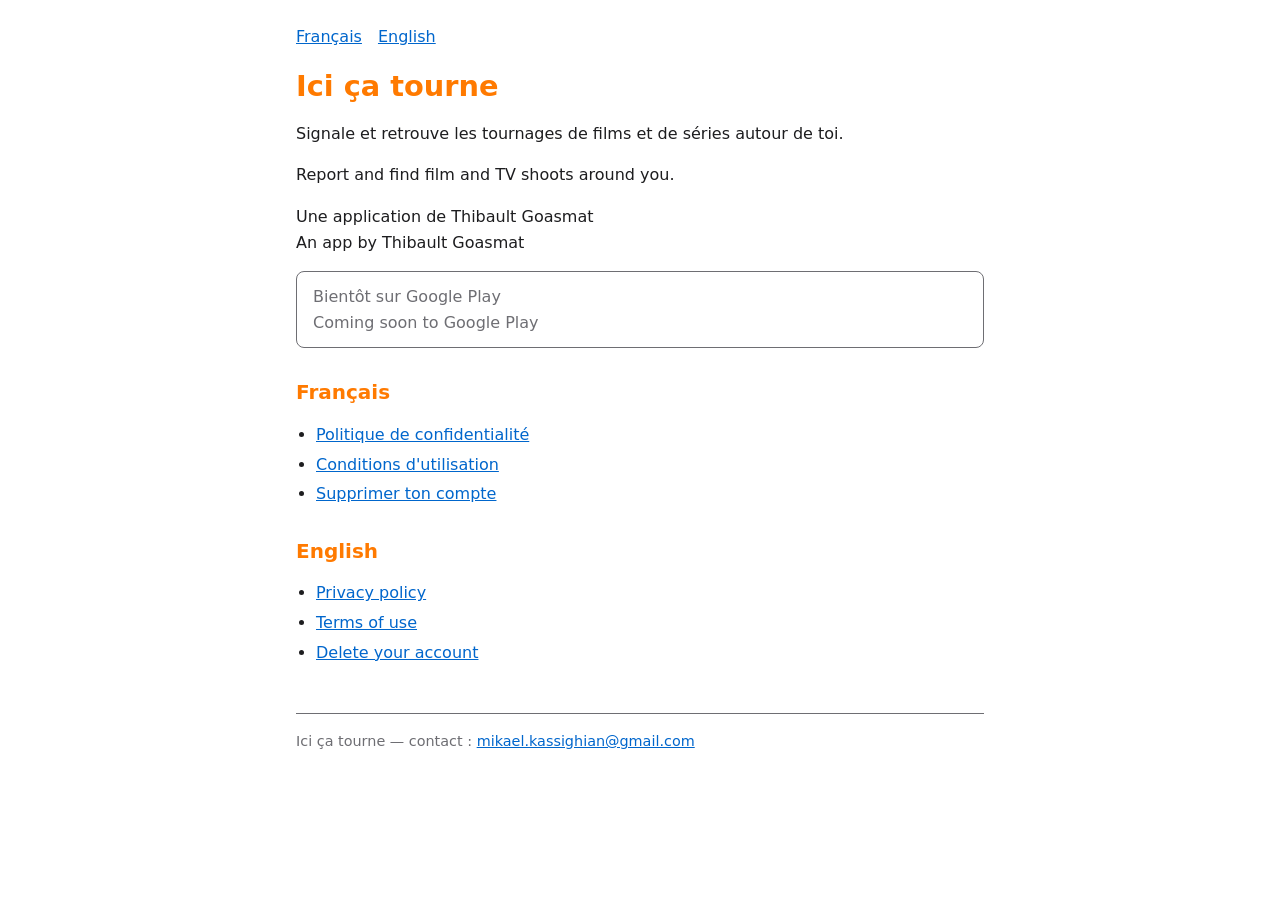
<file: index.html>
<!doctype html>
<html lang="fr">
<head>
<meta charset="utf-8">
<meta name="viewport" content="width=device-width, initial-scale=1">
<title>Ici ça tourne</title>
<link rel="stylesheet" href="style.css">
</head>
<body>
<main>
<nav>
  <a href="#fr" hreflang="fr">Français</a>
  <a href="#en" lang="en" hreflang="en">English</a>
</nav>

<h1>Ici ça tourne</h1>
<p>Signale et retrouve les tournages de films et de séries autour de toi.</p>
<p lang="en">Report and find film and TV shoots around you.</p>
<p class="author">Une application de Thibault Goasmat<br><span lang="en">An app by Thibault Goasmat</span></p>

<!-- Tâche 18 : remplacer ces deux lignes par le lien de la fiche Google Play après publication. -->
<p class="soon">Bientôt sur Google Play<br><span lang="en">Coming soon to Google Play</span></p>

<section id="fr">
<h2>Français</h2>
<ul>
  <li><a href="fr/privacy.html">Politique de confidentialité</a></li>
  <li><a href="fr/terms.html">Conditions d'utilisation</a></li>
  <li><a href="fr/delete-account.html">Supprimer ton compte</a></li>
</ul>
</section>

<section id="en" lang="en">
<h2>English</h2>
<ul>
  <li><a href="en/privacy.html">Privacy policy</a></li>
  <li><a href="en/terms.html">Terms of use</a></li>
  <li><a href="en/delete-account.html">Delete your account</a></li>
</ul>
</section>

<footer>Ici ça tourne — contact : <a href="mailto:mikael.kassighian@gmail.com">mikael.kassighian@gmail.com</a></footer>
</main>
</body>
</html>
</file>
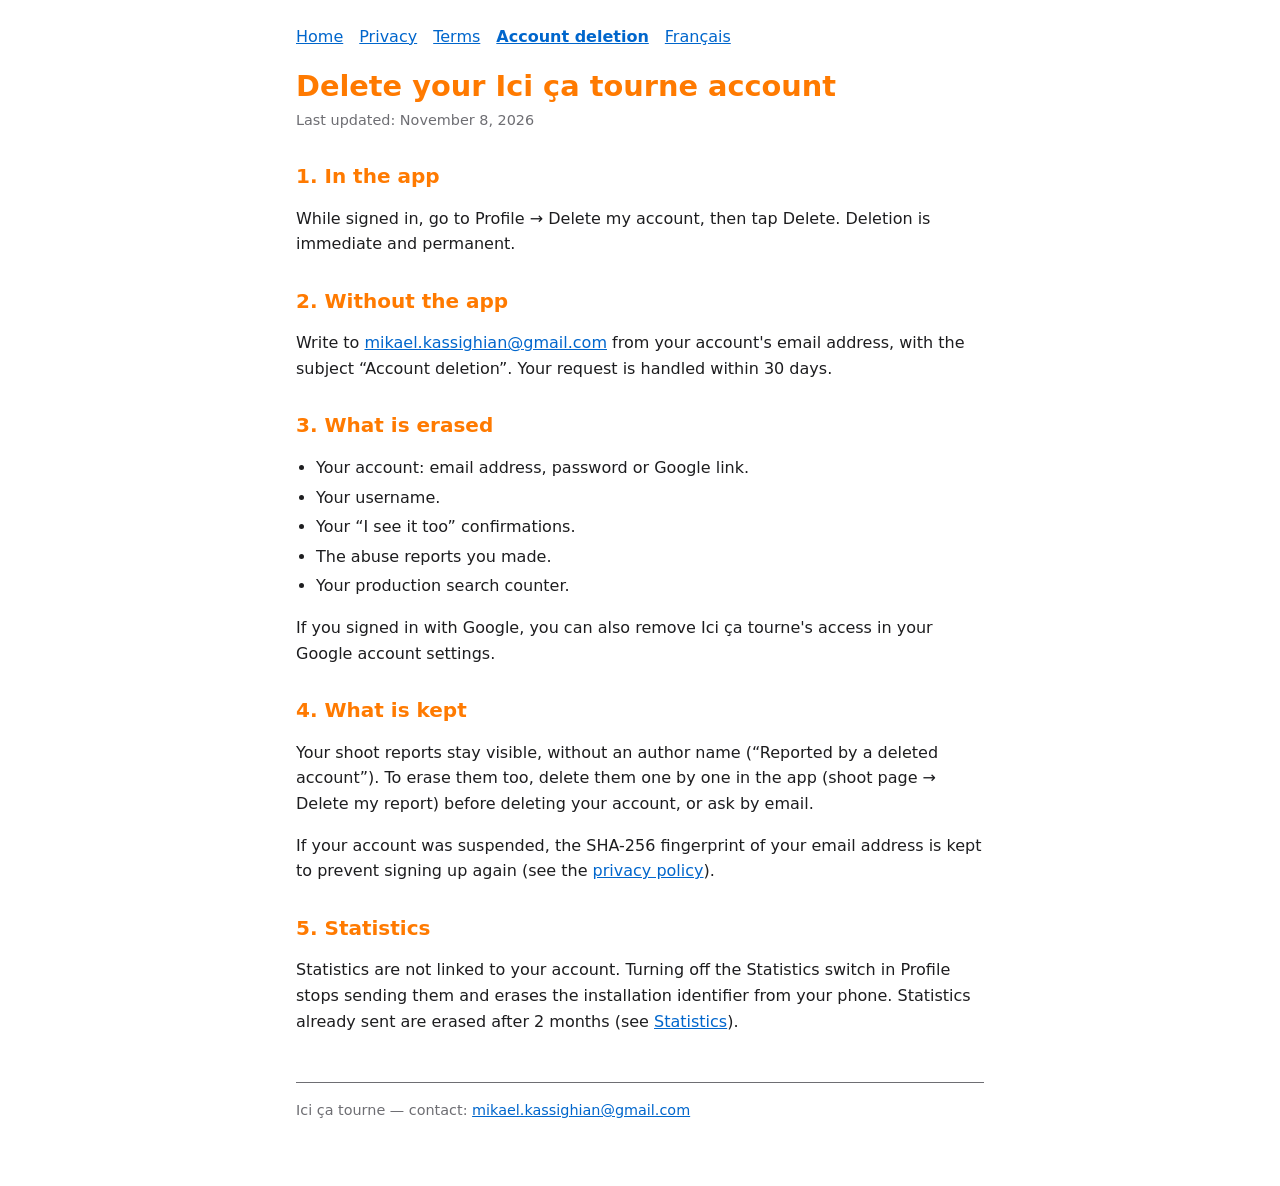
<file: en/delete-account.html>
<!doctype html>
<html lang="en">
<head>
<meta charset="utf-8">
<meta name="viewport" content="width=device-width, initial-scale=1">
<title>Delete your account — Ici ça tourne</title>
<link rel="stylesheet" href="../style.css">
</head>
<body>
<main>
<nav>
  <a href="../index.html">Home</a>
  <a href="privacy.html">Privacy</a>
  <a href="terms.html">Terms</a>
  <a href="delete-account.html" aria-current="page">Account deletion</a>
  <a href="../fr/delete-account.html" lang="fr" hreflang="fr">Français</a>
</nav>

<h1>Delete your Ici ça tourne account</h1>
<p class="updated">Last updated: November 8, 2026</p>

<h2 id="in-app">1. In the app</h2>
<p>While signed in, go to Profile → Delete my account, then tap Delete. Deletion is immediate and permanent.</p>

<h2 id="by-email">2. Without the app</h2>
<p>Write to <a href="mailto:mikael.kassighian@gmail.com?subject=Account%20deletion">mikael.kassighian@gmail.com</a> from your account's email address, with the subject “Account deletion”. Your request is handled within 30 days.</p>

<h2 id="erased">3. What is erased</h2>
<ul>
  <li>Your account: email address, password or Google link.</li>
  <li>Your username.</li>
  <li>Your “I see it too” confirmations.</li>
  <li>The abuse reports you made.</li>
  <li>Your production search counter.</li>
</ul>
<p>If you signed in with Google, you can also remove Ici ça tourne's access in your Google account settings.</p>

<h2 id="kept">4. What is kept</h2>
<p>Your shoot reports stay visible, without an author name (“Reported by a deleted account”). To erase them too, delete them one by one in the app (shoot page → Delete my report) before deleting your account, or ask by email.</p>
<p>If your account was suspended, the SHA-256 fingerprint of your email address is kept to prevent signing up again (see the <a href="privacy.html#retention">privacy policy</a>).</p>

<h2 id="analytics">5. Statistics</h2>
<p>Statistics are not linked to your account. Turning off the Statistics switch in Profile stops sending them and erases the installation identifier from your phone. Statistics already sent are erased after 2 months (see <a href="privacy.html#analytics">Statistics</a>).</p>

<footer>Ici ça tourne — contact: <a href="mailto:mikael.kassighian@gmail.com">mikael.kassighian@gmail.com</a></footer>
</main>
</body>
</html>
</file>
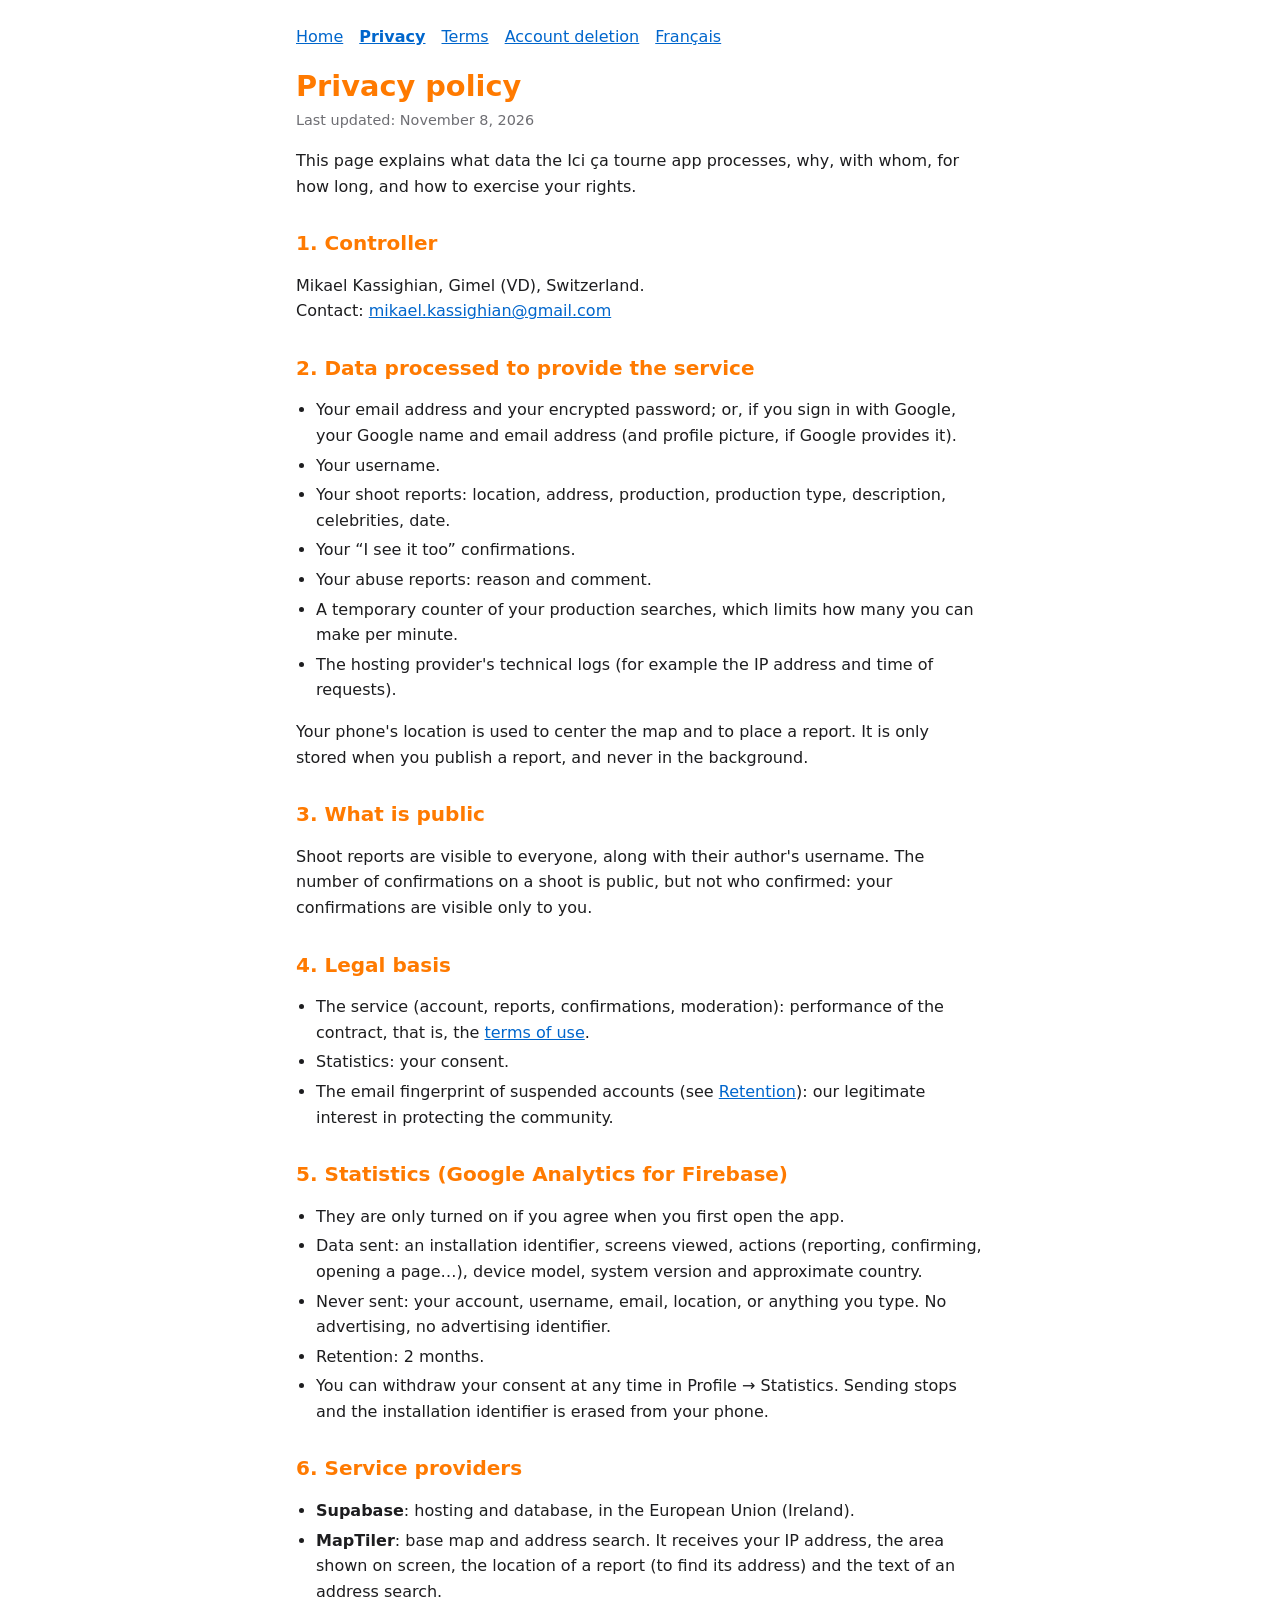
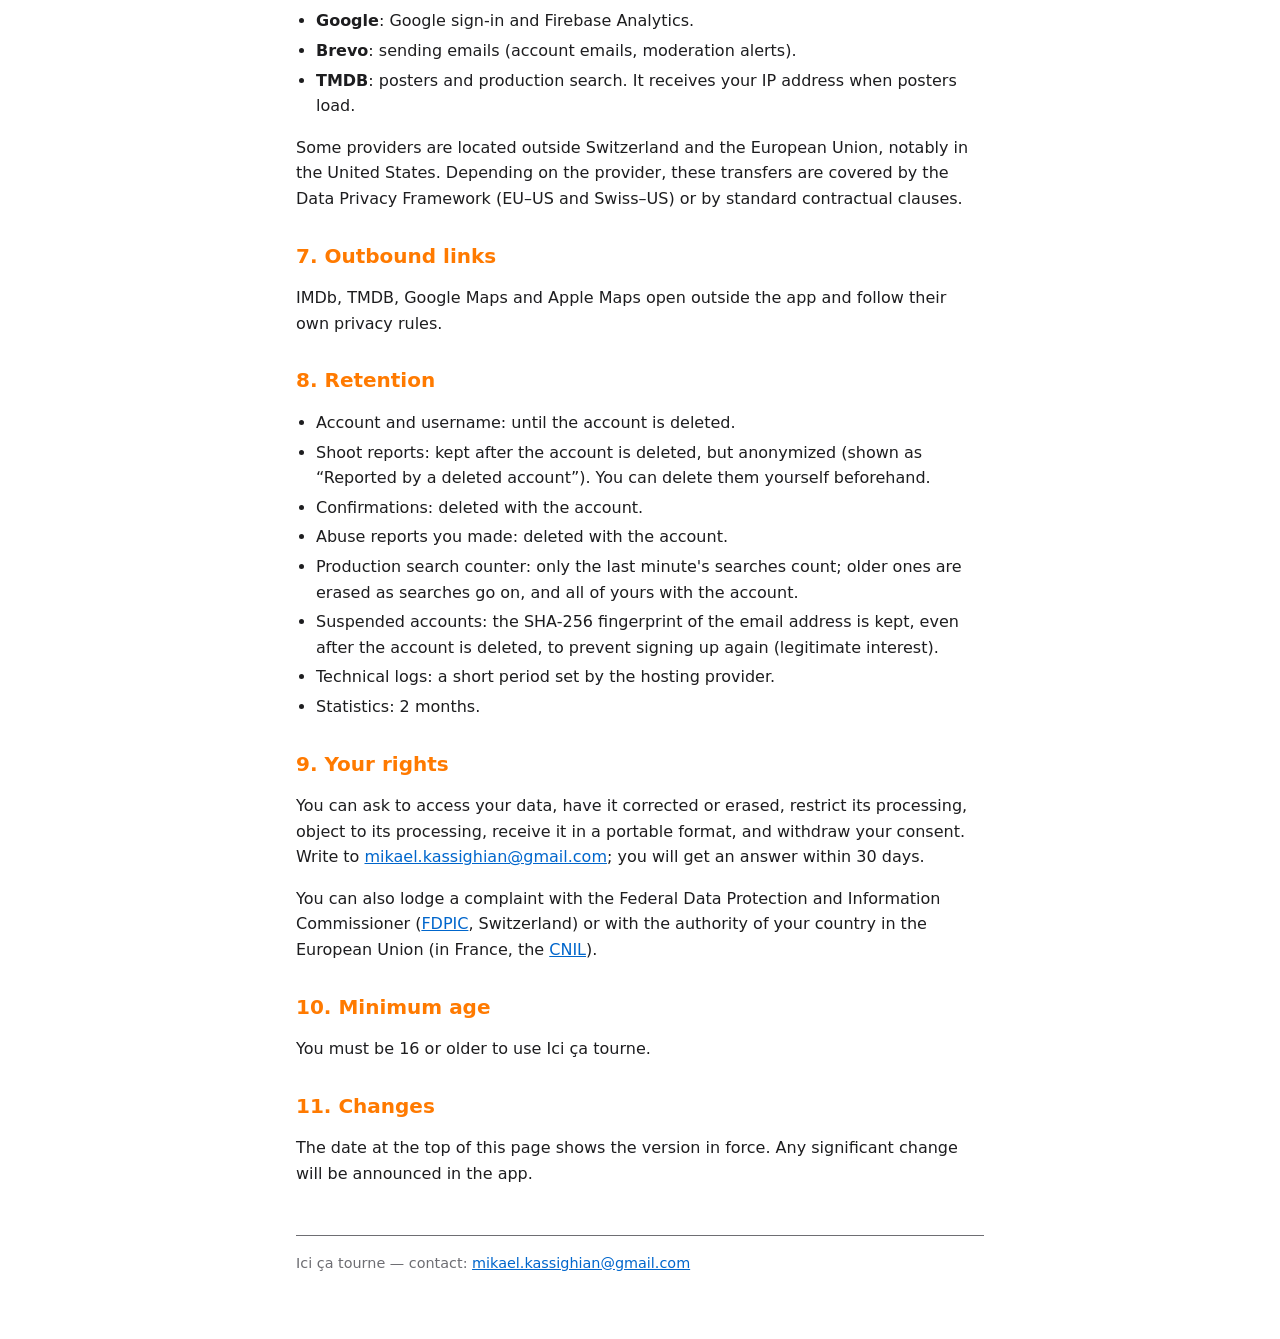
<file: en/privacy.html>
<!doctype html>
<html lang="en">
<head>
<meta charset="utf-8">
<meta name="viewport" content="width=device-width, initial-scale=1">
<title>Privacy policy — Ici ça tourne</title>
<link rel="stylesheet" href="../style.css">
</head>
<body>
<main>
<nav>
  <a href="../index.html">Home</a>
  <a href="privacy.html" aria-current="page">Privacy</a>
  <a href="terms.html">Terms</a>
  <a href="delete-account.html">Account deletion</a>
  <a href="../fr/privacy.html" lang="fr" hreflang="fr">Français</a>
</nav>

<h1>Privacy policy</h1>
<p class="updated">Last updated: November 8, 2026</p>

<p>This page explains what data the Ici ça tourne app processes, why, with whom, for how long, and how to exercise your rights.</p>

<h2 id="controller">1. Controller</h2>
<p>Mikael Kassighian, Gimel (VD), Switzerland.<br>
Contact: <a href="mailto:mikael.kassighian@gmail.com">mikael.kassighian@gmail.com</a></p>

<h2 id="data">2. Data processed to provide the service</h2>
<ul>
  <li>Your email address and your encrypted password; or, if you sign in with Google, your Google name and email address (and profile picture, if Google provides it).</li>
  <li>Your username.</li>
  <li>Your shoot reports: location, address, production, production type, description, celebrities, date.</li>
  <li>Your “I see it too” confirmations.</li>
  <li>Your abuse reports: reason and comment.</li>
  <li>A temporary counter of your production searches, which limits how many you can make per minute.</li>
  <li>The hosting provider's technical logs (for example the IP address and time of requests).</li>
</ul>
<p>Your phone's location is used to center the map and to place a report. It is only stored when you publish a report, and never in the background.</p>

<h2 id="public">3. What is public</h2>
<p>Shoot reports are visible to everyone, along with their author's username. The number of confirmations on a shoot is public, but not who confirmed: your confirmations are visible only to you.</p>

<h2 id="legal-basis">4. Legal basis</h2>
<ul>
  <li>The service (account, reports, confirmations, moderation): performance of the contract, that is, the <a href="terms.html">terms of use</a>.</li>
  <li>Statistics: your consent.</li>
  <li>The email fingerprint of suspended accounts (see <a href="#retention">Retention</a>): our legitimate interest in protecting the community.</li>
</ul>

<h2 id="analytics">5. Statistics (Google Analytics for Firebase)</h2>
<ul>
  <li>They are only turned on if you agree when you first open the app.</li>
  <li>Data sent: an installation identifier, screens viewed, actions (reporting, confirming, opening a page…), device model, system version and approximate country.</li>
  <li>Never sent: your account, username, email, location, or anything you type. No advertising, no advertising identifier.</li>
  <li>Retention: 2 months.</li>
  <li>You can withdraw your consent at any time in Profile → Statistics. Sending stops and the installation identifier is erased from your phone.</li>
</ul>

<h2 id="processors">6. Service providers</h2>
<ul>
  <li><strong>Supabase</strong>: hosting and database, in the European Union (Ireland).</li>
  <li><strong>MapTiler</strong>: base map and address search. It receives your IP address, the area shown on screen, the location of a report (to find its address) and the text of an address search.</li>
  <li><strong>Google</strong>: Google sign-in and Firebase Analytics.</li>
  <li><strong>Brevo</strong>: sending emails (account emails, moderation alerts).</li>
  <li><strong>TMDB</strong>: posters and production search. It receives your IP address when posters load.</li>
</ul>
<p>Some providers are located outside Switzerland and the European Union, notably in the United States. Depending on the provider, these transfers are covered by the Data Privacy Framework (EU–US and Swiss–US) or by standard contractual clauses.</p>

<h2 id="links">7. Outbound links</h2>
<p>IMDb, TMDB, Google Maps and Apple Maps open outside the app and follow their own privacy rules.</p>

<h2 id="retention">8. Retention</h2>
<ul>
  <li>Account and username: until the account is deleted.</li>
  <li>Shoot reports: kept after the account is deleted, but anonymized (shown as “Reported by a deleted account”). You can delete them yourself beforehand.</li>
  <li>Confirmations: deleted with the account.</li>
  <li>Abuse reports you made: deleted with the account.</li>
  <li>Production search counter: only the last minute's searches count; older ones are erased as searches go on, and all of yours with the account.</li>
  <li>Suspended accounts: the SHA-256 fingerprint of the email address is kept, even after the account is deleted, to prevent signing up again (legitimate interest).</li>
  <li>Technical logs: a short period set by the hosting provider.</li>
  <li>Statistics: 2 months.</li>
</ul>

<h2 id="rights">9. Your rights</h2>
<p>You can ask to access your data, have it corrected or erased, restrict its processing, object to its processing, receive it in a portable format, and withdraw your consent. Write to <a href="mailto:mikael.kassighian@gmail.com">mikael.kassighian@gmail.com</a>; you will get an answer within 30 days.</p>
<p>You can also lodge a complaint with the Federal Data Protection and Information Commissioner (<a href="https://www.edoeb.admin.ch/">FDPIC</a>, Switzerland) or with the authority of your country in the European Union (in France, the <a href="https://www.cnil.fr/">CNIL</a>).</p>

<h2 id="age">10. Minimum age</h2>
<p>You must be 16 or older to use Ici ça tourne.</p>

<h2 id="changes">11. Changes</h2>
<p>The date at the top of this page shows the version in force. Any significant change will be announced in the app.</p>

<footer>Ici ça tourne — contact: <a href="mailto:mikael.kassighian@gmail.com">mikael.kassighian@gmail.com</a></footer>
</main>
</body>
</html>
</file>
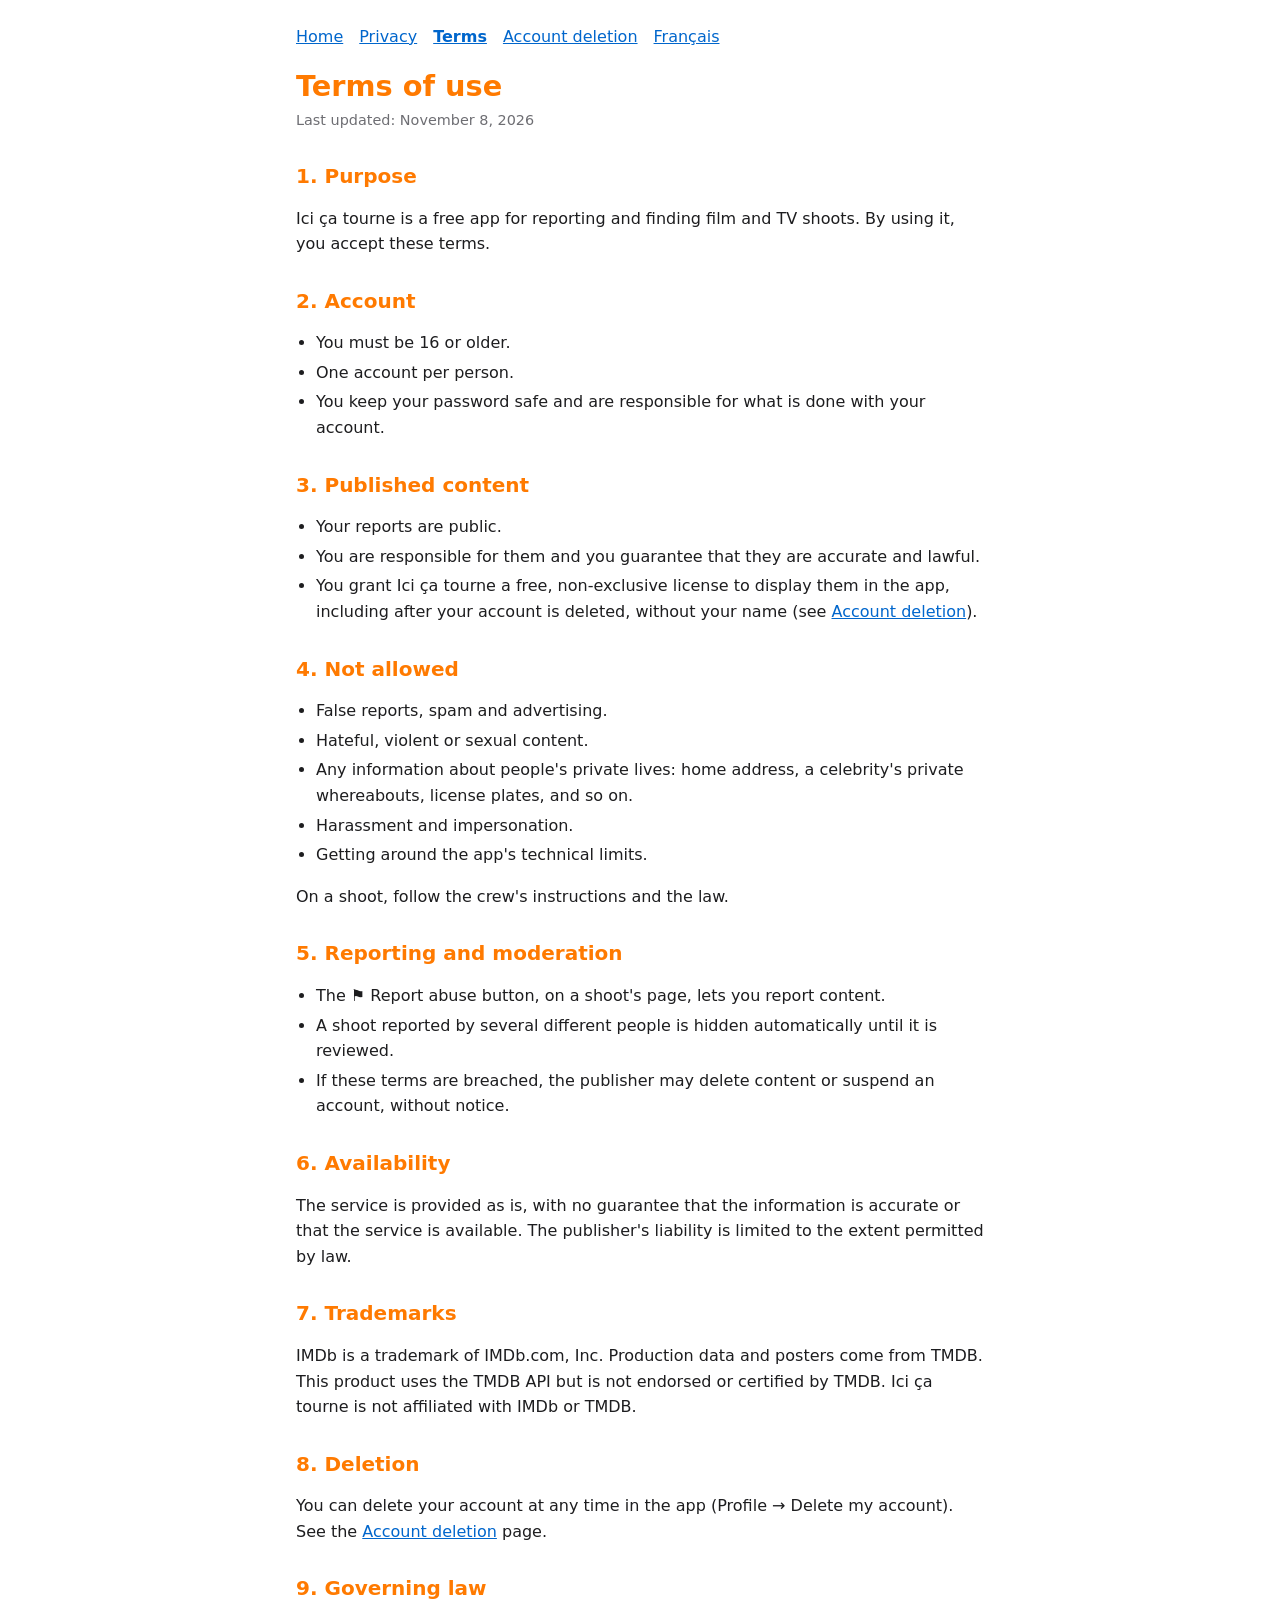
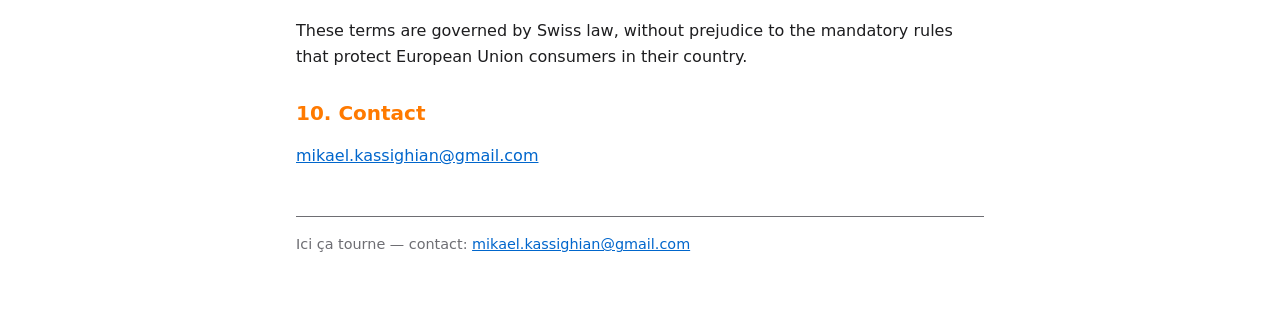
<file: en/terms.html>
<!doctype html>
<html lang="en">
<head>
<meta charset="utf-8">
<meta name="viewport" content="width=device-width, initial-scale=1">
<title>Terms of use — Ici ça tourne</title>
<link rel="stylesheet" href="../style.css">
</head>
<body>
<main>
<nav>
  <a href="../index.html">Home</a>
  <a href="privacy.html">Privacy</a>
  <a href="terms.html" aria-current="page">Terms</a>
  <a href="delete-account.html">Account deletion</a>
  <a href="../fr/terms.html" lang="fr" hreflang="fr">Français</a>
</nav>

<h1>Terms of use</h1>
<p class="updated">Last updated: November 8, 2026</p>

<h2 id="purpose">1. Purpose</h2>
<p>Ici ça tourne is a free app for reporting and finding film and TV shoots. By using it, you accept these terms.</p>

<h2 id="account">2. Account</h2>
<ul>
  <li>You must be 16 or older.</li>
  <li>One account per person.</li>
  <li>You keep your password safe and are responsible for what is done with your account.</li>
</ul>

<h2 id="content">3. Published content</h2>
<ul>
  <li>Your reports are public.</li>
  <li>You are responsible for them and you guarantee that they are accurate and lawful.</li>
  <li>You grant Ici ça tourne a free, non-exclusive license to display them in the app, including after your account is deleted, without your name (see <a href="delete-account.html">Account deletion</a>).</li>
</ul>

<h2 id="forbidden">4. Not allowed</h2>
<ul>
  <li>False reports, spam and advertising.</li>
  <li>Hateful, violent or sexual content.</li>
  <li>Any information about people's private lives: home address, a celebrity's private whereabouts, license plates, and so on.</li>
  <li>Harassment and impersonation.</li>
  <li>Getting around the app's technical limits.</li>
</ul>
<p>On a shoot, follow the crew's instructions and the law.</p>

<h2 id="moderation">5. Reporting and moderation</h2>
<ul>
  <li>The ⚑ Report abuse button, on a shoot's page, lets you report content.</li>
  <li>A shoot reported by several different people is hidden automatically until it is reviewed.</li>
  <li>If these terms are breached, the publisher may delete content or suspend an account, without notice.</li>
</ul>

<h2 id="availability">6. Availability</h2>
<p>The service is provided as is, with no guarantee that the information is accurate or that the service is available. The publisher's liability is limited to the extent permitted by law.</p>

<h2 id="trademarks">7. Trademarks</h2>
<p>IMDb is a trademark of IMDb.com, Inc. Production data and posters come from TMDB. This product uses the TMDB API but is not endorsed or certified by TMDB. Ici ça tourne is not affiliated with IMDb or TMDB.</p>

<h2 id="deletion">8. Deletion</h2>
<p>You can delete your account at any time in the app (Profile → Delete my account). See the <a href="delete-account.html">Account deletion</a> page.</p>

<h2 id="law">9. Governing law</h2>
<p>These terms are governed by Swiss law, without prejudice to the mandatory rules that protect European Union consumers in their country.</p>

<h2 id="contact">10. Contact</h2>
<p><a href="mailto:mikael.kassighian@gmail.com">mikael.kassighian@gmail.com</a></p>

<footer>Ici ça tourne — contact: <a href="mailto:mikael.kassighian@gmail.com">mikael.kassighian@gmail.com</a></footer>
</main>
</body>
</html>
</file>
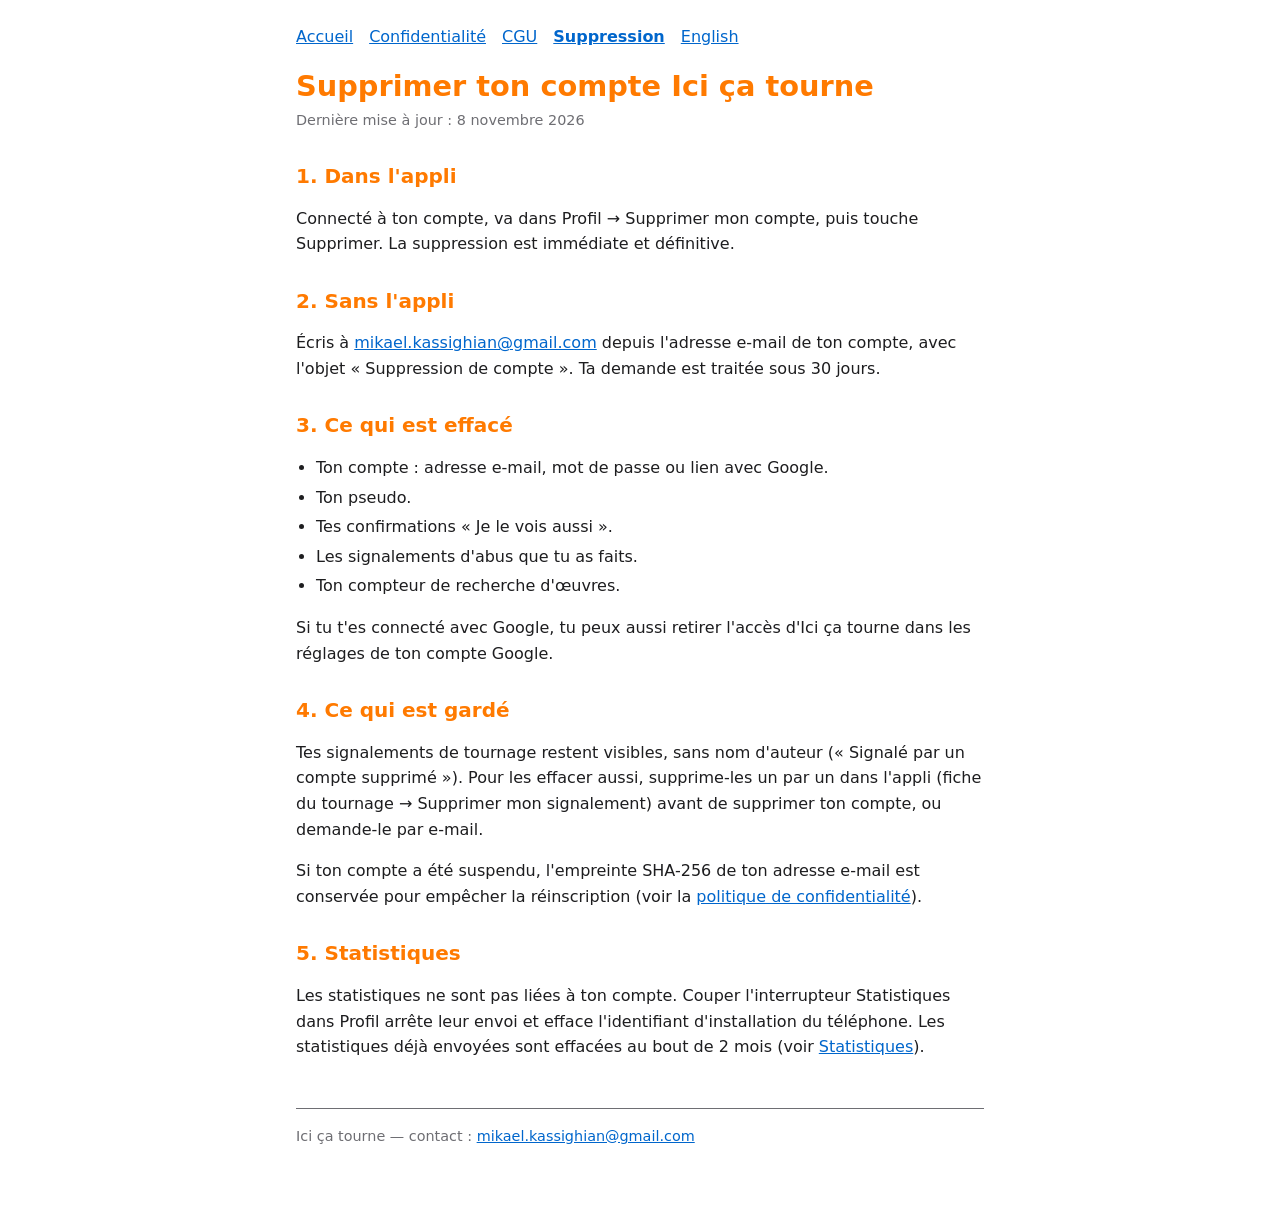
<file: fr/delete-account.html>
<!doctype html>
<html lang="fr">
<head>
<meta charset="utf-8">
<meta name="viewport" content="width=device-width, initial-scale=1">
<title>Supprimer ton compte — Ici ça tourne</title>
<link rel="stylesheet" href="../style.css">
</head>
<body>
<main>
<nav>
  <a href="../index.html">Accueil</a>
  <a href="privacy.html">Confidentialité</a>
  <a href="terms.html">CGU</a>
  <a href="delete-account.html" aria-current="page">Suppression</a>
  <a href="../en/delete-account.html" lang="en" hreflang="en">English</a>
</nav>

<h1>Supprimer ton compte Ici ça tourne</h1>
<p class="updated">Dernière mise à jour : 8 novembre 2026</p>

<h2 id="in-app">1. Dans l'appli</h2>
<p>Connecté à ton compte, va dans Profil → Supprimer mon compte, puis touche Supprimer. La suppression est immédiate et définitive.</p>

<h2 id="by-email">2. Sans l'appli</h2>
<p>Écris à <a href="mailto:mikael.kassighian@gmail.com?subject=Suppression%20de%20compte">mikael.kassighian@gmail.com</a> depuis l'adresse e-mail de ton compte, avec l'objet « Suppression de compte ». Ta demande est traitée sous 30 jours.</p>

<h2 id="erased">3. Ce qui est effacé</h2>
<ul>
  <li>Ton compte : adresse e-mail, mot de passe ou lien avec Google.</li>
  <li>Ton pseudo.</li>
  <li>Tes confirmations « Je le vois aussi ».</li>
  <li>Les signalements d'abus que tu as faits.</li>
  <li>Ton compteur de recherche d'œuvres.</li>
</ul>
<p>Si tu t'es connecté avec Google, tu peux aussi retirer l'accès d'Ici ça tourne dans les réglages de ton compte Google.</p>

<h2 id="kept">4. Ce qui est gardé</h2>
<p>Tes signalements de tournage restent visibles, sans nom d'auteur (« Signalé par un compte supprimé »). Pour les effacer aussi, supprime-les un par un dans l'appli (fiche du tournage → Supprimer mon signalement) avant de supprimer ton compte, ou demande-le par e-mail.</p>
<p>Si ton compte a été suspendu, l'empreinte SHA-256 de ton adresse e-mail est conservée pour empêcher la réinscription (voir la <a href="privacy.html#retention">politique de confidentialité</a>).</p>

<h2 id="analytics">5. Statistiques</h2>
<p>Les statistiques ne sont pas liées à ton compte. Couper l'interrupteur Statistiques dans Profil arrête leur envoi et efface l'identifiant d'installation du téléphone. Les statistiques déjà envoyées sont effacées au bout de 2 mois (voir <a href="privacy.html#analytics">Statistiques</a>).</p>

<footer>Ici ça tourne — contact : <a href="mailto:mikael.kassighian@gmail.com">mikael.kassighian@gmail.com</a></footer>
</main>
</body>
</html>
</file>
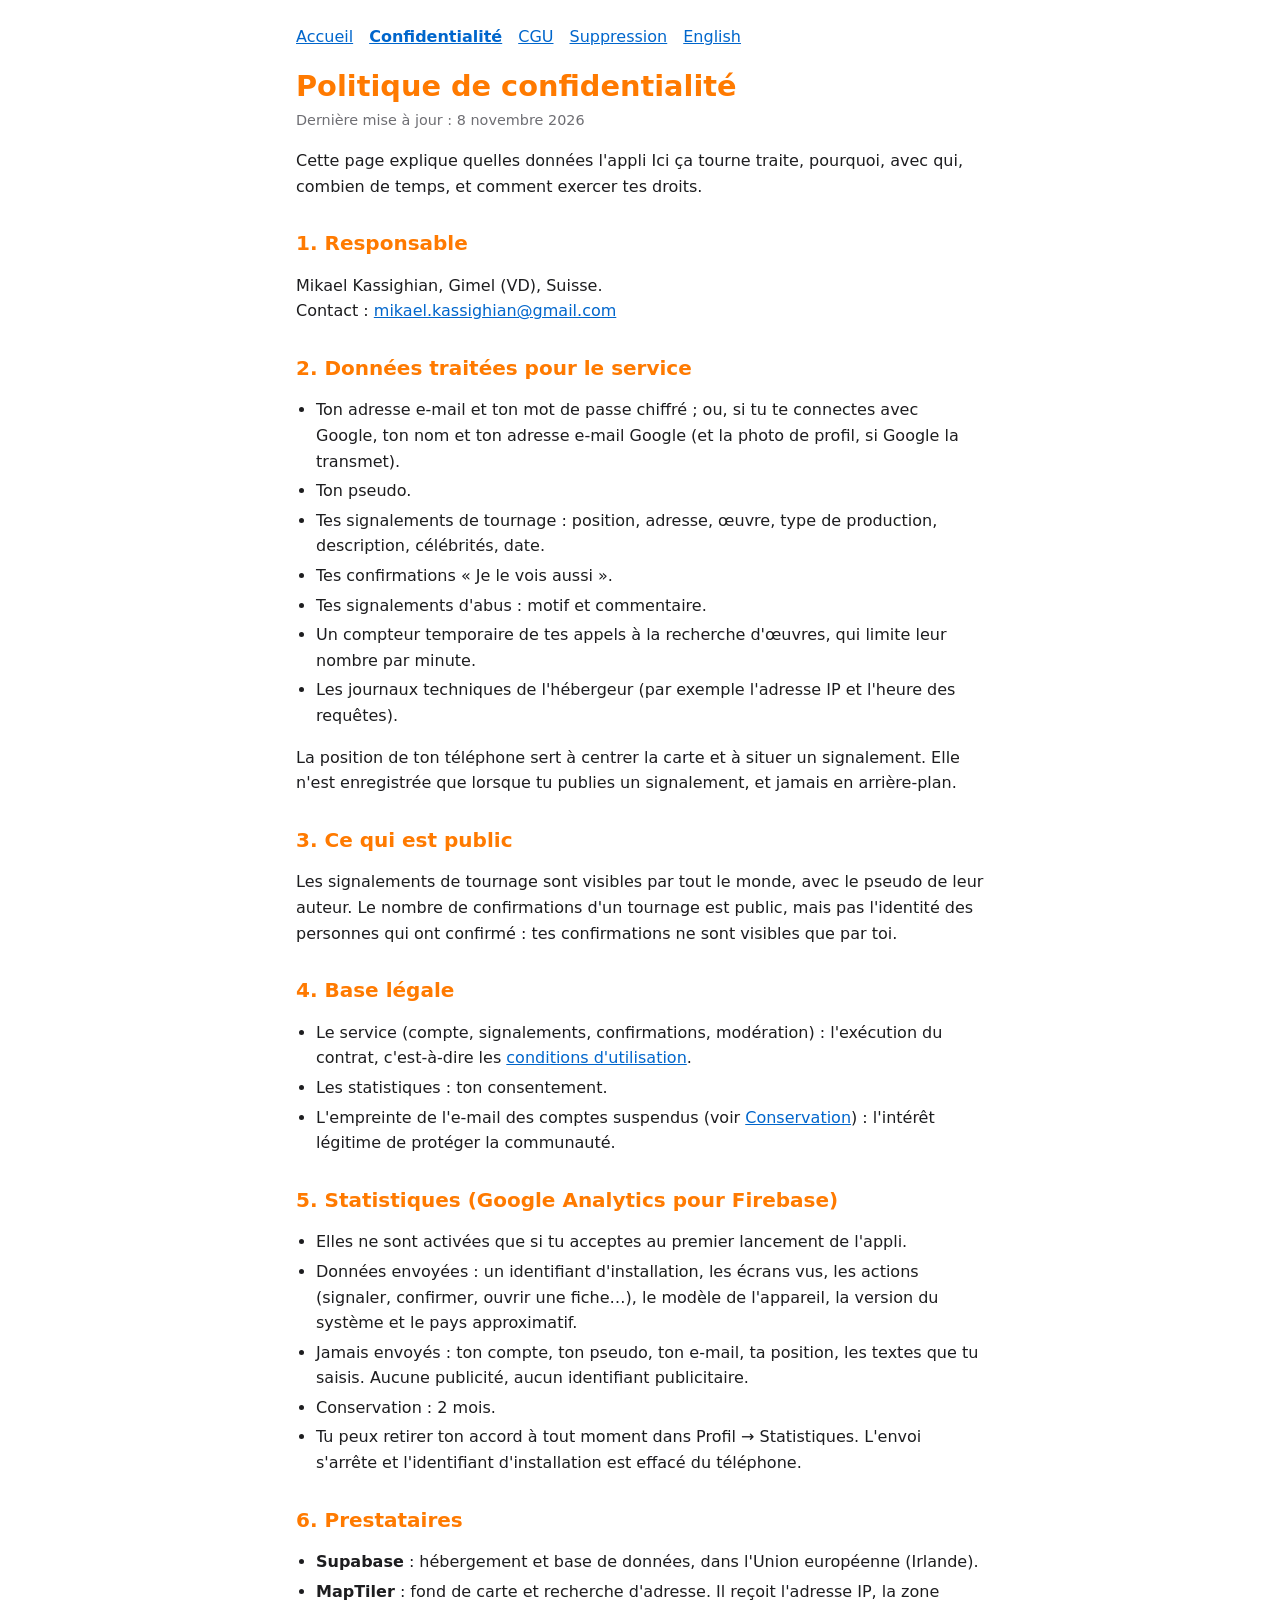
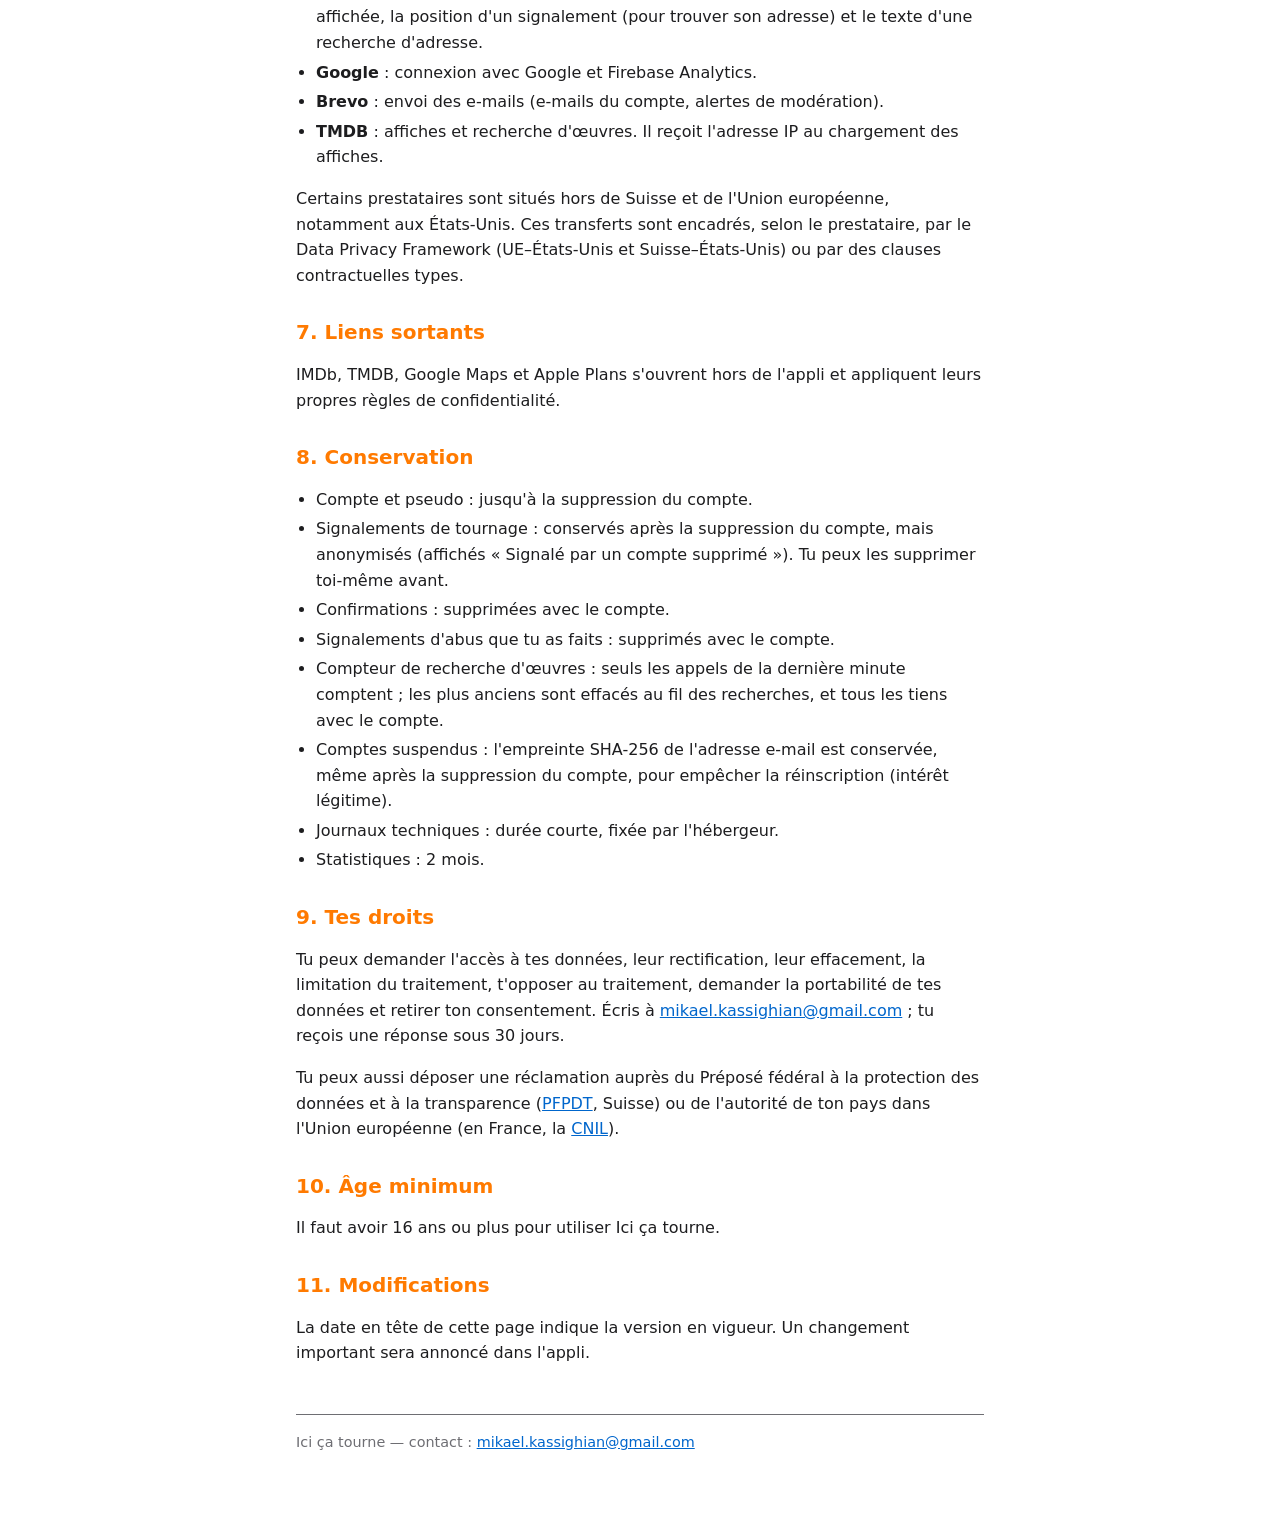
<file: fr/privacy.html>
<!doctype html>
<html lang="fr">
<head>
<meta charset="utf-8">
<meta name="viewport" content="width=device-width, initial-scale=1">
<title>Politique de confidentialité — Ici ça tourne</title>
<link rel="stylesheet" href="../style.css">
</head>
<body>
<main>
<nav>
  <a href="../index.html">Accueil</a>
  <a href="privacy.html" aria-current="page">Confidentialité</a>
  <a href="terms.html">CGU</a>
  <a href="delete-account.html">Suppression</a>
  <a href="../en/privacy.html" lang="en" hreflang="en">English</a>
</nav>

<h1>Politique de confidentialité</h1>
<p class="updated">Dernière mise à jour : 8 novembre 2026</p>

<p>Cette page explique quelles données l'appli Ici ça tourne traite, pourquoi, avec qui, combien de temps, et comment exercer tes droits.</p>

<h2 id="controller">1. Responsable</h2>
<p>Mikael Kassighian, Gimel (VD), Suisse.<br>
Contact : <a href="mailto:mikael.kassighian@gmail.com">mikael.kassighian@gmail.com</a></p>

<h2 id="data">2. Données traitées pour le service</h2>
<ul>
  <li>Ton adresse e-mail et ton mot de passe chiffré ; ou, si tu te connectes avec Google, ton nom et ton adresse e-mail Google (et la photo de profil, si Google la transmet).</li>
  <li>Ton pseudo.</li>
  <li>Tes signalements de tournage : position, adresse, œuvre, type de production, description, célébrités, date.</li>
  <li>Tes confirmations « Je le vois aussi ».</li>
  <li>Tes signalements d'abus : motif et commentaire.</li>
  <li>Un compteur temporaire de tes appels à la recherche d'œuvres, qui limite leur nombre par minute.</li>
  <li>Les journaux techniques de l'hébergeur (par exemple l'adresse IP et l'heure des requêtes).</li>
</ul>
<p>La position de ton téléphone sert à centrer la carte et à situer un signalement. Elle n'est enregistrée que lorsque tu publies un signalement, et jamais en arrière-plan.</p>

<h2 id="public">3. Ce qui est public</h2>
<p>Les signalements de tournage sont visibles par tout le monde, avec le pseudo de leur auteur. Le nombre de confirmations d'un tournage est public, mais pas l'identité des personnes qui ont confirmé : tes confirmations ne sont visibles que par toi.</p>

<h2 id="legal-basis">4. Base légale</h2>
<ul>
  <li>Le service (compte, signalements, confirmations, modération) : l'exécution du contrat, c'est-à-dire les <a href="terms.html">conditions d'utilisation</a>.</li>
  <li>Les statistiques : ton consentement.</li>
  <li>L'empreinte de l'e-mail des comptes suspendus (voir <a href="#retention">Conservation</a>) : l'intérêt légitime de protéger la communauté.</li>
</ul>

<h2 id="analytics">5. Statistiques (Google Analytics pour Firebase)</h2>
<ul>
  <li>Elles ne sont activées que si tu acceptes au premier lancement de l'appli.</li>
  <li>Données envoyées : un identifiant d'installation, les écrans vus, les actions (signaler, confirmer, ouvrir une fiche…), le modèle de l'appareil, la version du système et le pays approximatif.</li>
  <li>Jamais envoyés : ton compte, ton pseudo, ton e-mail, ta position, les textes que tu saisis. Aucune publicité, aucun identifiant publicitaire.</li>
  <li>Conservation : 2 mois.</li>
  <li>Tu peux retirer ton accord à tout moment dans Profil → Statistiques. L'envoi s'arrête et l'identifiant d'installation est effacé du téléphone.</li>
</ul>

<h2 id="processors">6. Prestataires</h2>
<ul>
  <li><strong>Supabase</strong> : hébergement et base de données, dans l'Union européenne (Irlande).</li>
  <li><strong>MapTiler</strong> : fond de carte et recherche d'adresse. Il reçoit l'adresse IP, la zone affichée, la position d'un signalement (pour trouver son adresse) et le texte d'une recherche d'adresse.</li>
  <li><strong>Google</strong> : connexion avec Google et Firebase Analytics.</li>
  <li><strong>Brevo</strong> : envoi des e-mails (e-mails du compte, alertes de modération).</li>
  <li><strong>TMDB</strong> : affiches et recherche d'œuvres. Il reçoit l'adresse IP au chargement des affiches.</li>
</ul>
<p>Certains prestataires sont situés hors de Suisse et de l'Union européenne, notamment aux États-Unis. Ces transferts sont encadrés, selon le prestataire, par le Data Privacy Framework (UE–États-Unis et Suisse–États-Unis) ou par des clauses contractuelles types.</p>

<h2 id="links">7. Liens sortants</h2>
<p>IMDb, TMDB, Google Maps et Apple Plans s'ouvrent hors de l'appli et appliquent leurs propres règles de confidentialité.</p>

<h2 id="retention">8. Conservation</h2>
<ul>
  <li>Compte et pseudo : jusqu'à la suppression du compte.</li>
  <li>Signalements de tournage : conservés après la suppression du compte, mais anonymisés (affichés « Signalé par un compte supprimé »). Tu peux les supprimer toi-même avant.</li>
  <li>Confirmations : supprimées avec le compte.</li>
  <li>Signalements d'abus que tu as faits : supprimés avec le compte.</li>
  <li>Compteur de recherche d'œuvres : seuls les appels de la dernière minute comptent ; les plus anciens sont effacés au fil des recherches, et tous les tiens avec le compte.</li>
  <li>Comptes suspendus : l'empreinte SHA-256 de l'adresse e-mail est conservée, même après la suppression du compte, pour empêcher la réinscription (intérêt légitime).</li>
  <li>Journaux techniques : durée courte, fixée par l'hébergeur.</li>
  <li>Statistiques : 2 mois.</li>
</ul>

<h2 id="rights">9. Tes droits</h2>
<p>Tu peux demander l'accès à tes données, leur rectification, leur effacement, la limitation du traitement, t'opposer au traitement, demander la portabilité de tes données et retirer ton consentement. Écris à <a href="mailto:mikael.kassighian@gmail.com">mikael.kassighian@gmail.com</a> ; tu reçois une réponse sous 30 jours.</p>
<p>Tu peux aussi déposer une réclamation auprès du Préposé fédéral à la protection des données et à la transparence (<a href="https://www.edoeb.admin.ch/">PFPDT</a>, Suisse) ou de l'autorité de ton pays dans l'Union européenne (en France, la <a href="https://www.cnil.fr/">CNIL</a>).</p>

<h2 id="age">10. Âge minimum</h2>
<p>Il faut avoir 16 ans ou plus pour utiliser Ici ça tourne.</p>

<h2 id="changes">11. Modifications</h2>
<p>La date en tête de cette page indique la version en vigueur. Un changement important sera annoncé dans l'appli.</p>

<footer>Ici ça tourne — contact : <a href="mailto:mikael.kassighian@gmail.com">mikael.kassighian@gmail.com</a></footer>
</main>
</body>
</html>
</file>
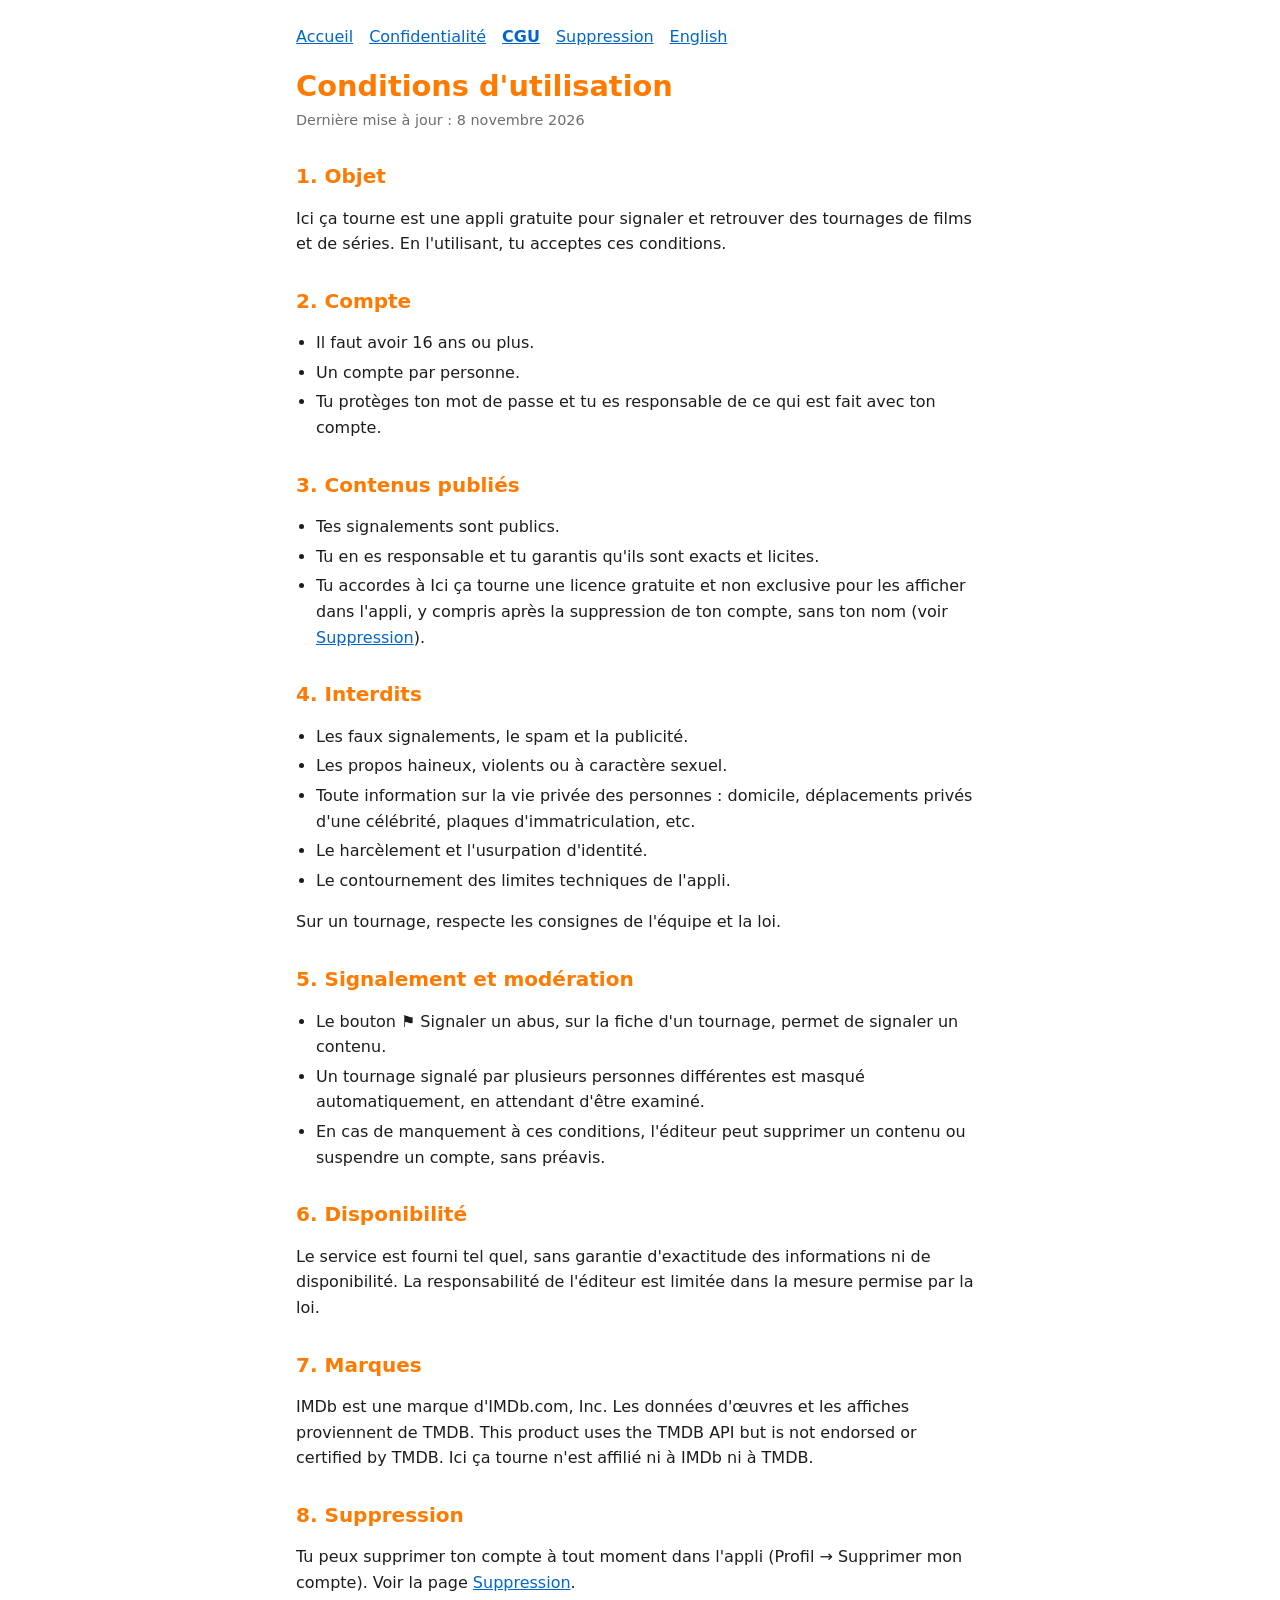
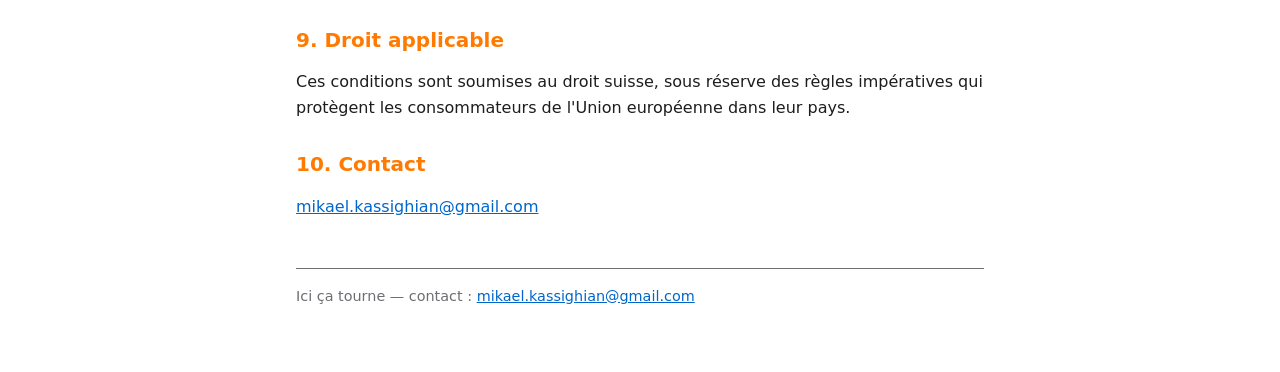
<file: fr/terms.html>
<!doctype html>
<html lang="fr">
<head>
<meta charset="utf-8">
<meta name="viewport" content="width=device-width, initial-scale=1">
<title>Conditions d'utilisation — Ici ça tourne</title>
<link rel="stylesheet" href="../style.css">
</head>
<body>
<main>
<nav>
  <a href="../index.html">Accueil</a>
  <a href="privacy.html">Confidentialité</a>
  <a href="terms.html" aria-current="page">CGU</a>
  <a href="delete-account.html">Suppression</a>
  <a href="../en/terms.html" lang="en" hreflang="en">English</a>
</nav>

<h1>Conditions d'utilisation</h1>
<p class="updated">Dernière mise à jour : 8 novembre 2026</p>

<h2 id="purpose">1. Objet</h2>
<p>Ici ça tourne est une appli gratuite pour signaler et retrouver des tournages de films et de séries. En l'utilisant, tu acceptes ces conditions.</p>

<h2 id="account">2. Compte</h2>
<ul>
  <li>Il faut avoir 16 ans ou plus.</li>
  <li>Un compte par personne.</li>
  <li>Tu protèges ton mot de passe et tu es responsable de ce qui est fait avec ton compte.</li>
</ul>

<h2 id="content">3. Contenus publiés</h2>
<ul>
  <li>Tes signalements sont publics.</li>
  <li>Tu en es responsable et tu garantis qu'ils sont exacts et licites.</li>
  <li>Tu accordes à Ici ça tourne une licence gratuite et non exclusive pour les afficher dans l'appli, y compris après la suppression de ton compte, sans ton nom (voir <a href="delete-account.html">Suppression</a>).</li>
</ul>

<h2 id="forbidden">4. Interdits</h2>
<ul>
  <li>Les faux signalements, le spam et la publicité.</li>
  <li>Les propos haineux, violents ou à caractère sexuel.</li>
  <li>Toute information sur la vie privée des personnes : domicile, déplacements privés d'une célébrité, plaques d'immatriculation, etc.</li>
  <li>Le harcèlement et l'usurpation d'identité.</li>
  <li>Le contournement des limites techniques de l'appli.</li>
</ul>
<p>Sur un tournage, respecte les consignes de l'équipe et la loi.</p>

<h2 id="moderation">5. Signalement et modération</h2>
<ul>
  <li>Le bouton ⚑ Signaler un abus, sur la fiche d'un tournage, permet de signaler un contenu.</li>
  <li>Un tournage signalé par plusieurs personnes différentes est masqué automatiquement, en attendant d'être examiné.</li>
  <li>En cas de manquement à ces conditions, l'éditeur peut supprimer un contenu ou suspendre un compte, sans préavis.</li>
</ul>

<h2 id="availability">6. Disponibilité</h2>
<p>Le service est fourni tel quel, sans garantie d'exactitude des informations ni de disponibilité. La responsabilité de l'éditeur est limitée dans la mesure permise par la loi.</p>

<h2 id="trademarks">7. Marques</h2>
<p>IMDb est une marque d'IMDb.com, Inc. Les données d'œuvres et les affiches proviennent de TMDB. <span lang="en">This product uses the TMDB API but is not endorsed or certified by TMDB.</span> Ici ça tourne n'est affilié ni à IMDb ni à TMDB.</p>

<h2 id="deletion">8. Suppression</h2>
<p>Tu peux supprimer ton compte à tout moment dans l'appli (Profil → Supprimer mon compte). Voir la page <a href="delete-account.html">Suppression</a>.</p>

<h2 id="law">9. Droit applicable</h2>
<p>Ces conditions sont soumises au droit suisse, sous réserve des règles impératives qui protègent les consommateurs de l'Union européenne dans leur pays.</p>

<h2 id="contact">10. Contact</h2>
<p><a href="mailto:mikael.kassighian@gmail.com">mikael.kassighian@gmail.com</a></p>

<footer>Ici ça tourne — contact : <a href="mailto:mikael.kassighian@gmail.com">mikael.kassighian@gmail.com</a></footer>
</main>
</body>
</html>
</file>
<file: style.css>
:root { --bg: #ffffff; --text: #1d1d1f; --muted: #6e6e73; --accent: #ff7a00; --link: #0066cc; color-scheme: light dark; }
@media (prefers-color-scheme: dark) {
  :root { --bg: #111113; --text: #f5f5f7; --muted: #a1a1a6; --link: #4da3ff; }
}
* { box-sizing: border-box; }
html { -webkit-text-size-adjust: 100%; text-size-adjust: 100%; }
body { margin: 0; background: var(--bg); color: var(--text); font: 16px/1.6 system-ui, -apple-system, "Segoe UI", Roboto, sans-serif; overflow-wrap: break-word; }
main { max-width: 720px; margin: 0 auto; padding: 24px 16px 64px; }
h1, h2 { color: var(--accent); line-height: 1.25; }
h1 { font-size: 1.8rem; margin-bottom: 0.25rem; }
h2 { font-size: 1.25rem; margin-top: 2rem; }
a { color: var(--link); overflow-wrap: anywhere; }
ul, ol { padding-left: 1.25rem; }
li { margin: 0.25rem 0; }
.updated, footer { color: var(--muted); font-size: 0.9rem; }
.updated { margin-top: 0; }
nav { display: flex; gap: 16px; flex-wrap: wrap; margin-bottom: 8px; }
nav a[aria-current="page"] { font-weight: 600; }
.soon { border: 1px solid var(--muted); border-radius: 8px; padding: 12px 16px; color: var(--muted); }
footer { margin-top: 48px; border-top: 1px solid var(--muted); padding-top: 16px; }
</file>
